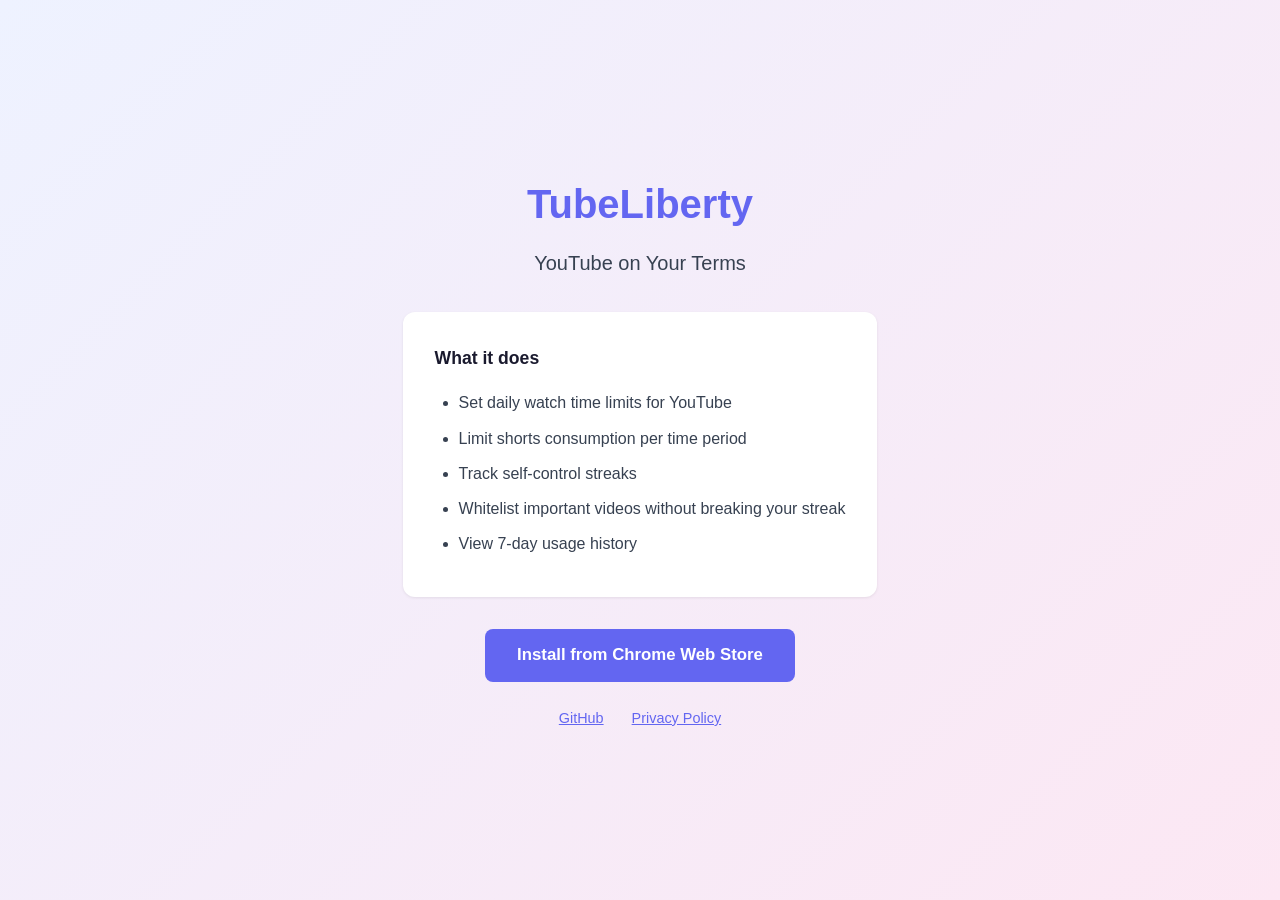
<file: docs/index.html>
<!DOCTYPE html>
<html lang="en">
<head>
    <meta charset="UTF-8">
    <meta name="viewport" content="width=device-width, initial-scale=1.0">
    <title>TubeLiberty — Take Control of YouTube</title>
    <style>
        * { margin: 0; padding: 0; box-sizing: border-box; }
        body {
            font-family: -apple-system, BlinkMacSystemFont, "Segoe UI", Roboto, sans-serif;
            line-height: 1.7;
            color: #1a1a2e;
            background: linear-gradient(135deg, #eef2ff 0%, #fce7f3 100%);
            min-height: 100vh;
            display: flex;
            align-items: center;
            justify-content: center;
            padding: 2rem 1rem;
        }
        .container {
            max-width: 640px;
            text-align: center;
        }
        h1 {
            font-size: 2.5rem;
            color: #6366f1;
            margin-bottom: 0.5rem;
        }
        .tagline {
            font-size: 1.25rem;
            color: #374151;
            margin-bottom: 2rem;
        }
        .features {
            text-align: left;
            background: #fff;
            border-radius: 12px;
            padding: 2rem;
            box-shadow: 0 1px 3px rgba(0,0,0,0.08);
            margin-bottom: 2rem;
        }
        .features h2 {
            font-size: 1.1rem;
            margin-bottom: 1rem;
            color: #1a1a2e;
        }
        .features li {
            color: #374151;
            margin-bottom: 0.5rem;
        }
        .features ul {
            padding-left: 1.5rem;
        }
        .cta {
            display: inline-block;
            background: #6366f1;
            color: #fff;
            text-decoration: none;
            padding: 0.75rem 2rem;
            border-radius: 8px;
            font-size: 1.05rem;
            font-weight: 600;
            transition: background 0.2s;
        }
        .cta:hover { background: #4f46e5; }
        .links {
            margin-top: 1.5rem;
            font-size: 0.9rem;
        }
        .links a {
            color: #6366f1;
            margin: 0 0.75rem;
        }
    </style>
</head>
<body>
    <div class="container">
        <h1>TubeLiberty</h1>
        <p class="tagline">YouTube on Your Terms</p>

        <div class="features">
            <h2>What it does</h2>
            <ul>
                <li>Set daily watch time limits for YouTube</li>
                <li>Limit shorts consumption per time period</li>
                <li>Track self-control streaks</li>
                <li>Whitelist important videos without breaking your streak</li>
                <li>View 7-day usage history</li>
            </ul>
        </div>

        <a class="cta" href="https://chrome.google.com/webstore" target="_blank">Install from Chrome Web Store</a>

        <div class="links">
            <a href="https://github.com/tmkamal/TubeLiberty" target="_blank">GitHub</a>
            <a href="privacy-policy.html">Privacy Policy</a>
        </div>
    </div>
</body>
</html>
</file>
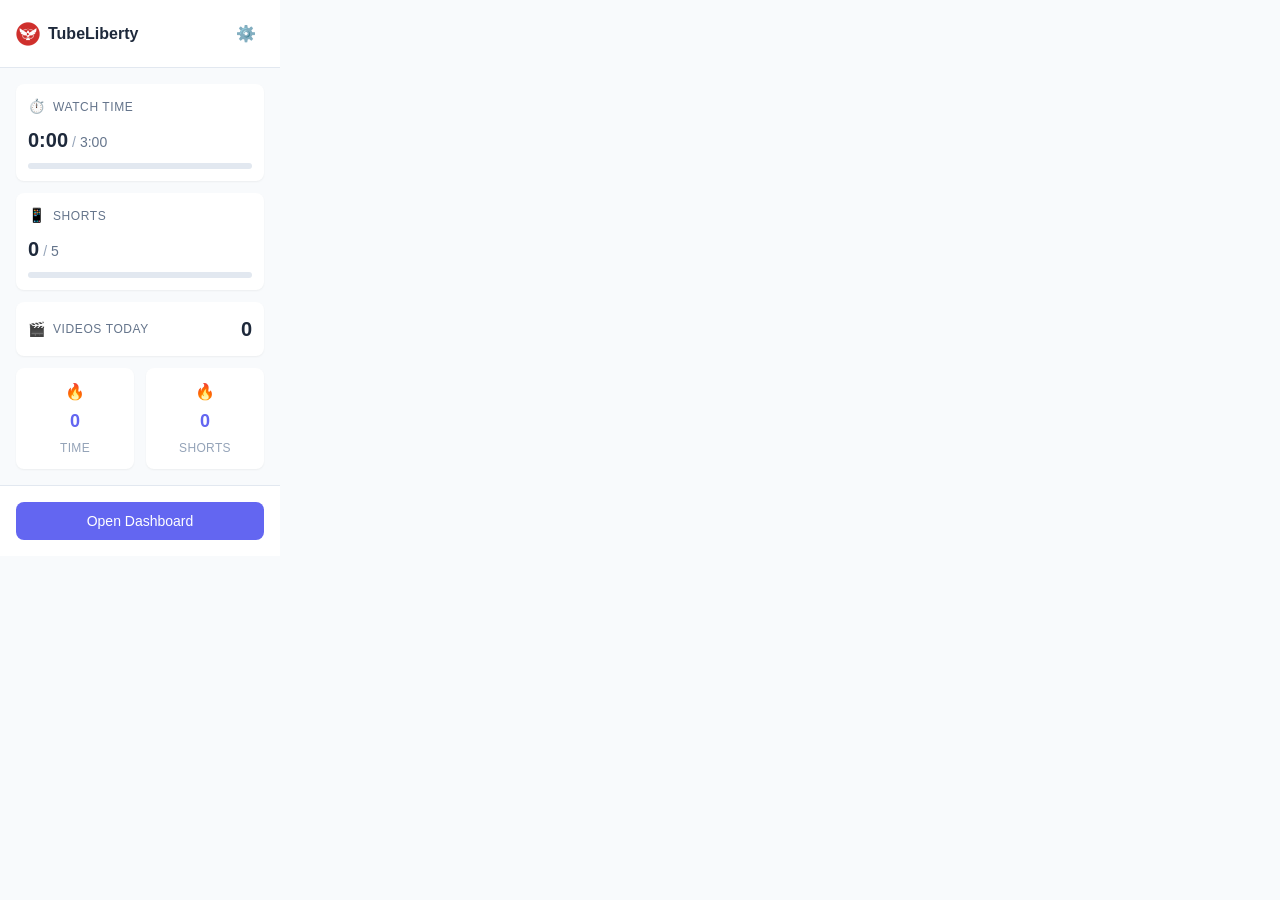
<file: infoPopup.html>
<!DOCTYPE html>
<html lang="en">
<head>
  <meta charset="UTF-8">
  <meta name="viewport" content="width=device-width, initial-scale=1.0">
  <title>TubeLiberty</title>
  <link rel="stylesheet" href="common.css">
  <link rel="stylesheet" href="infoPopup.css">
</head>
<body>
  <div class="popup">
    <!-- Header -->
    <header class="popup-header">
      <div class="logo">
        <img src="images/icon-48.png" alt="TubeLiberty" class="logo-icon">
        <span class="logo-text">TubeLiberty</span>
      </div>
      <button class="btn-icon" id="btn-settings" title="Settings">
        <span class="icon-settings">⚙️</span>
      </button>
    </header>

    <!-- Stats Content -->
    <main class="popup-content">
      <!-- Time Progress -->
      <div class="stat-card">
        <div class="stat-header">
          <span class="stat-icon">⏱️</span>
          <span class="stat-title">Watch Time</span>
        </div>
        <div class="stat-value-row">
          <span class="stat-current" id="time-current">0:00</span>
          <span class="stat-separator">/</span>
          <span class="stat-limit" id="time-limit">3:00</span>
        </div>
        <div class="progress-bar">
          <div class="progress-fill safe" id="time-progress" style="width: 0%"></div>
        </div>
      </div>

      <!-- Shorts Progress -->
      <div class="stat-card">
        <div class="stat-header">
          <span class="stat-icon">📱</span>
          <span class="stat-title">Shorts</span>
        </div>
        <div class="stat-value-row">
          <span class="stat-current" id="shorts-current">0</span>
          <span class="stat-separator">/</span>
          <span class="stat-limit" id="shorts-limit">5</span>
        </div>
        <div class="progress-bar">
          <div class="progress-fill safe" id="shorts-progress" style="width: 0%"></div>
        </div>
      </div>

      <!-- Videos Count -->
      <div class="stat-card stat-card-simple">
        <div class="stat-header">
          <span class="stat-icon">🎬</span>
          <span class="stat-title">Videos Today</span>
        </div>
        <span class="stat-count" id="videos-count">0</span>
      </div>

      <!-- Streaks -->
      <div class="streaks-row">
        <div class="streak-mini" id="time-streak-mini">
          <span class="streak-mini-icon">🔥</span>
          <span class="streak-mini-value" id="time-streak-value">0</span>
          <span class="streak-mini-label">Time</span>
        </div>
        <div class="streak-mini" id="shorts-streak-mini">
          <span class="streak-mini-icon">🔥</span>
          <span class="streak-mini-value" id="shorts-streak-value">0</span>
          <span class="streak-mini-label">Shorts</span>
        </div>
      </div>
    </main>

    <!-- Footer -->
    <footer class="popup-footer">
      <button class="btn btn-primary btn-full" id="btn-open-dashboard">
        Open Dashboard
      </button>
    </footer>
  </div>

  <script src="shared/constants.js"></script>
  <script src="shared/utils.js"></script>
  <script src="infoPopup.js"></script>
</body>
</html>
</file>
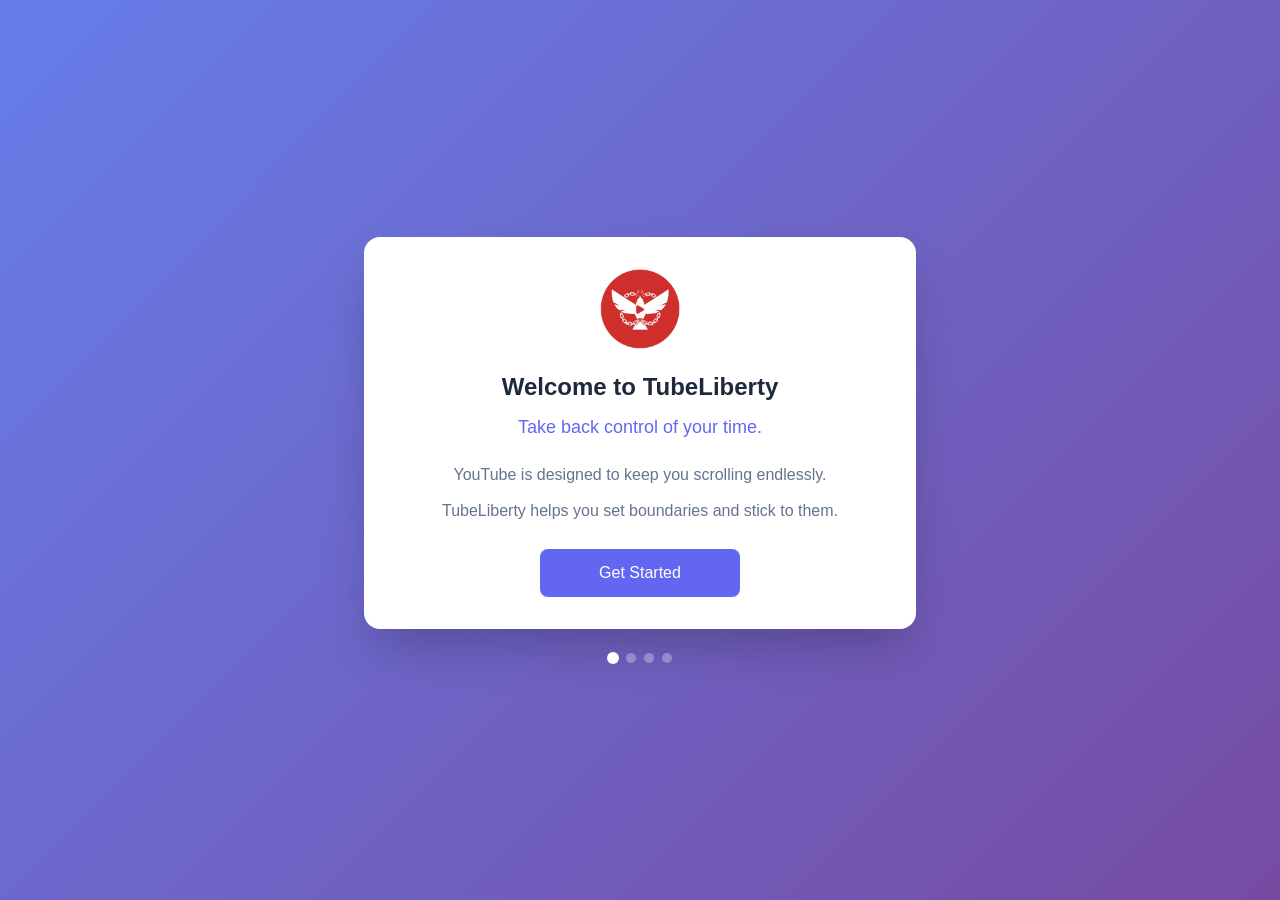
<file: page.html>
<!DOCTYPE html>
<html lang="en">
<head>
  <meta charset="UTF-8">
  <meta name="viewport" content="width=device-width, initial-scale=1.0">
  <title>Welcome to TubeLiberty</title>
  <link rel="stylesheet" href="common.css">
  <link rel="stylesheet" href="page.css">
</head>
<body>
  <div class="onboarding">
    <!-- Step 1: Welcome -->
    <section class="onboarding-step active" id="step-1">
      <div class="onboarding-content">
        <div class="onboarding-icon"><img src="images/icon-128.png" alt="TubeLiberty"></div>
        <h1 class="onboarding-title">Welcome to TubeLiberty</h1>
        <p class="onboarding-subtitle">Take back control of your time.</p>

        <div class="onboarding-description">
          <p>YouTube is designed to keep you scrolling endlessly.</p>
          <p>TubeLiberty helps you set boundaries and stick to them.</p>
        </div>

        <button class="btn btn-primary btn-lg" id="btn-start">
          Get Started
        </button>
      </div>
    </section>

    <!-- Step 2: How It Works -->
    <section class="onboarding-step" id="step-2">
      <div class="onboarding-content">
        <h2 class="onboarding-title">How TubeLiberty Works</h2>

        <div class="features-grid">
          <div class="feature-card">
            <div class="feature-icon">⏱️</div>
            <h3 class="feature-title">Time Limit</h3>
            <p class="feature-description">
              Set a daily limit for regular videos. When you reach it, you'll be gently redirected.
            </p>
          </div>

          <div class="feature-card">
            <div class="feature-icon">📱</div>
            <h3 class="feature-title">Shorts Limit</h3>
            <p class="feature-description">
              Limit how many shorts you can watch. Shorts are designed to be addictive - we help you resist.
            </p>
          </div>

          <div class="feature-card">
            <div class="feature-icon">🎬</div>
            <h3 class="feature-title">Whitelist Videos</h3>
            <p class="feature-description">
              Watching something important? Whitelist it to finish without breaking your streak.
            </p>
          </div>

          <div class="feature-card">
            <div class="feature-icon">🔥</div>
            <h3 class="feature-title">Build Streaks</h3>
            <p class="feature-description">
              Stay within your limits day after day. Watch your streaks grow as your self-control strengthens.
            </p>
          </div>
        </div>

        <button class="btn btn-primary btn-lg" id="btn-continue-2">
          Continue
        </button>
      </div>
    </section>

    <!-- Step 3: Your Limits -->
    <section class="onboarding-step" id="step-3">
      <div class="onboarding-content">
        <h2 class="onboarding-title">Your Default Limits</h2>
        <p class="onboarding-subtitle">Start strict. Build discipline.</p>

        <div class="limits-display">
          <div class="limit-item">
            <div class="limit-icon">⏱️</div>
            <div class="limit-info">
              <span class="limit-value">3 minutes</span>
              <span class="limit-label">Daily video time</span>
            </div>
          </div>

          <div class="limit-item">
            <div class="limit-icon">📱</div>
            <div class="limit-info">
              <span class="limit-value">5 shorts</span>
              <span class="limit-label">Per 2-hour period</span>
            </div>
          </div>
        </div>

        <div class="tip-box">
          <span class="tip-icon">💡</span>
          <p class="tip-text">
            These limits are intentionally strict. Building discipline is easier with tight boundaries. You can always request more time if needed - but it will break your streak.
          </p>
        </div>

        <button class="btn btn-primary btn-lg" id="btn-continue-3">
          Continue
        </button>
      </div>
    </section>

    <!-- Step 4: Ready -->
    <section class="onboarding-step" id="step-4">
      <div class="onboarding-content">
        <div class="onboarding-icon">✅</div>
        <h2 class="onboarding-title">You're All Set!</h2>
        <p class="onboarding-subtitle">TubeLiberty is now protecting your focus.</p>

        <div class="ready-info">
          <div class="ready-item">
            <span class="ready-icon">📌</span>
            <p>Pin the extension to your toolbar for quick access to your stats.</p>
          </div>
          <div class="ready-item">
            <span class="ready-icon">💪</span>
            <p>Every day you stay within limits is a win. Start building your streak!</p>
          </div>
          <div class="ready-item">
            <span class="ready-icon">🎬</span>
            <p>If you're watching something valuable, you can whitelist it to finish.</p>
          </div>
        </div>

        <button class="btn btn-primary btn-lg" id="btn-finish">
          Go to YouTube
        </button>

        <p class="onboarding-footer">
          Your journey to mindful YouTube use starts now.
        </p>
      </div>
    </section>

    <!-- Progress Dots -->
    <div class="progress-dots">
      <span class="dot active" data-step="1"></span>
      <span class="dot" data-step="2"></span>
      <span class="dot" data-step="3"></span>
      <span class="dot" data-step="4"></span>
    </div>
  </div>

  <script src="shared/constants.js"></script>
  <script src="script.js"></script>
</body>
</html>
</file>
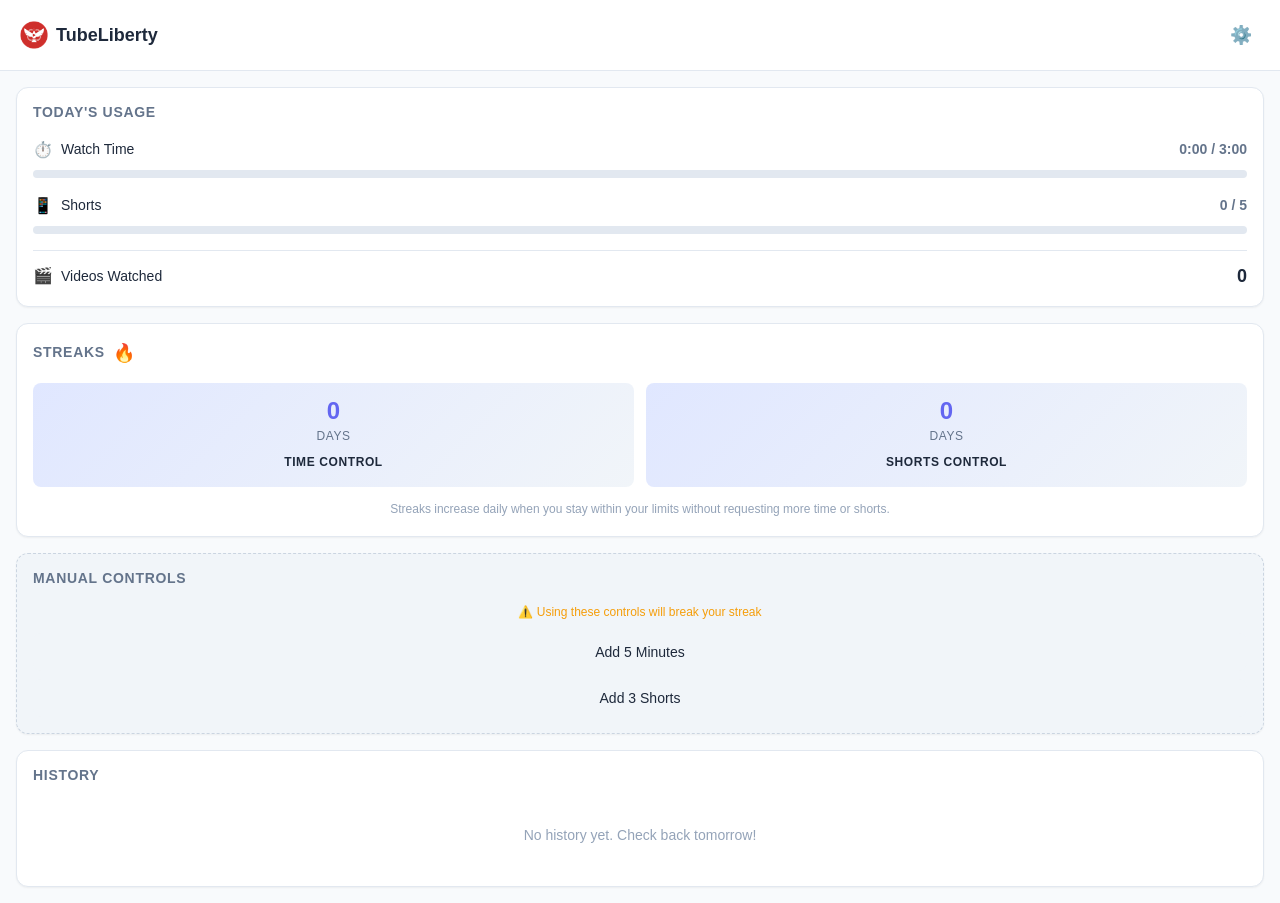
<file: sidepanelYtSummary.html>
<!DOCTYPE html>
<html lang="en">
<head>
  <meta charset="UTF-8">
  <meta name="viewport" content="width=device-width, initial-scale=1.0">
  <title>TubeLiberty Dashboard</title>
  <link rel="stylesheet" href="common.css">
  <link rel="stylesheet" href="sidepanel.css">
</head>
<body>
  <div class="sidepanel">
    <!-- Header -->
    <header class="sidepanel-header">
      <div class="logo">
        <img src="images/icon-48.png" alt="TubeLiberty" class="logo-icon">
        <span class="logo-text">TubeLiberty</span>
      </div>
      <button class="btn-icon" id="btn-settings" title="Settings">
        <span class="icon-settings">⚙️</span>
      </button>
    </header>

    <!-- Main Dashboard View -->
    <main id="dashboard-view" class="sidepanel-content">
      <!-- Today's Usage Section -->
      <section class="card">
        <div class="section-header">
          <h2 class="section-title">Today's Usage</h2>
        </div>

        <!-- Watch Time Progress -->
        <div class="progress-container">
          <div class="progress-header">
            <span class="progress-label">
              <span class="progress-icon">⏱️</span>
              Watch Time
            </span>
            <span class="progress-value" id="time-value">0:00 / 3:00</span>
          </div>
          <div class="progress-bar">
            <div class="progress-fill safe" id="time-progress" style="width: 0%"></div>
          </div>
        </div>

        <!-- Shorts Progress -->
        <div class="progress-container">
          <div class="progress-header">
            <span class="progress-label">
              <span class="progress-icon">📱</span>
              Shorts
            </span>
            <span class="progress-value" id="shorts-value">0 / 5</span>
          </div>
          <div class="progress-bar">
            <div class="progress-fill safe" id="shorts-progress" style="width: 0%"></div>
          </div>
          <div class="progress-subtext" id="shorts-reset-time"></div>
        </div>

        <!-- Videos Watched -->
        <div class="stat-row">
          <span class="stat-label">
            <span class="stat-icon">🎬</span>
            Videos Watched
          </span>
          <span class="stat-value" id="videos-value">0</span>
        </div>
      </section>

      <!-- Streaks Section -->
      <section class="card">
        <div class="section-header">
          <h2 class="section-title">Streaks</h2>
          <span class="streak-fire" id="streak-fire">🔥</span>
        </div>

        <div class="streak-container">
          <div class="streak-card" id="time-streak-card">
            <div class="streak-count" id="time-streak-count">0</div>
            <div class="streak-label">Days</div>
            <div class="streak-type">Time Control</div>
          </div>
          <div class="streak-card" id="shorts-streak-card">
            <div class="streak-count" id="shorts-streak-count">0</div>
            <div class="streak-label">Days</div>
            <div class="streak-type">Shorts Control</div>
          </div>
        </div>

        <p class="streak-info">
          Streaks increase daily when you stay within your limits without requesting more time or shorts.
        </p>
      </section>

      <!-- Manual Controls Section -->
      <section class="card card-controls">
        <div class="section-header">
          <h2 class="section-title">Manual Controls</h2>
        </div>

        <p class="controls-warning">
          ⚠️ Using these controls will break your streak
        </p>

        <div class="controls-buttons">
          <button class="btn btn-secondary btn-full" id="btn-increase-time">
            <span id="btn-increase-time-text">Add 5 Minutes</span>
          </button>
          <button class="btn btn-secondary btn-full" id="btn-increase-shorts">
            <span id="btn-increase-shorts-text">Add 3 Shorts</span>
          </button>
        </div>
      </section>

      <!-- History Section -->
      <section class="card">
        <div class="section-header">
          <h2 class="section-title">History</h2>
        </div>

        <div class="history-chart" id="history-chart">
          <p class="history-empty">No history yet. Check back tomorrow!</p>
        </div>
      </section>
    </main>

    <!-- Increase Time Limit View -->
    <div id="increase-time-view" class="sidepanel-content hidden">
      <div class="card card-warning">
        <div class="warning-icon">⚠️</div>
        <h2 class="warning-title">Increase Time Limit?</h2>

        <div class="warning-stats">
          <p>This will <strong>break your streak</strong>.</p>
          <p class="streak-display">
            Current streak: <span id="current-time-streak">0</span> days 🔥
          </p>
        </div>

        <div class="commitment-section">
          <p class="commitment-label">Type this to confirm:</p>
          <div class="commitment-box">
            <p class="commitment-text" id="time-commitment-text"></p>
          </div>
          <input
            type="text"
            class="input"
            id="time-commitment-input"
            placeholder="Type the text above exactly..."
            autocomplete="off"
          >
          <div class="match-indicator not-matching" id="time-match-indicator">
            <span class="match-icon">○</span>
            <span class="match-text">Type the text exactly to enable the button</span>
          </div>
        </div>

        <div class="warning-actions">
          <button class="btn btn-danger btn-full" id="btn-confirm-time" disabled>
            <span id="confirm-time-text">Add 5 More Minutes</span>
          </button>
          <button class="btn btn-ghost btn-full" id="btn-cancel-time">
            ← Go Back
          </button>
        </div>

        <p class="warning-footer">
          Is more YouTube really worth losing your progress?
        </p>
      </div>
    </div>

    <!-- Increase Shorts Limit View -->
    <div id="increase-shorts-view" class="sidepanel-content hidden">
      <div class="card card-danger">
        <div class="warning-icon">🚫</div>
        <h2 class="warning-title">More Shorts? Really?</h2>

        <div class="harsh-message">
          <p>Shorts are engineered to be <strong>addictive</strong>.</p>
          <p>They provide <strong>zero lasting value</strong>.</p>
          <p>Every short you skip is a small victory.</p>
        </div>

        <div class="warning-stats">
          <p class="streak-display">
            Your streak: <span id="current-shorts-streak">0</span> days 🔥
          </p>
          <p class="streak-warning">About to become: <strong>0 days</strong></p>
        </div>

        <div class="commitment-section">
          <p class="commitment-label">If you're sure, type <strong>EXACTLY</strong>:</p>
          <div class="commitment-box commitment-box-harsh">
            <p class="commitment-text" id="shorts-commitment-text"></p>
          </div>
          <input
            type="text"
            class="input"
            id="shorts-commitment-input"
            placeholder="Type the text above exactly..."
            autocomplete="off"
          >
          <div class="match-indicator not-matching" id="shorts-match-indicator">
            <span class="match-icon">○</span>
            <span class="match-text">Type the text exactly to enable the button</span>
          </div>
        </div>

        <div class="warning-actions">
          <button class="btn btn-danger btn-full" id="btn-confirm-shorts" disabled>
            <span id="confirm-shorts-text">Add 3 More Shorts</span>
          </button>
          <button class="btn btn-ghost btn-full" id="btn-cancel-shorts">
            ← Go Back (Recommended)
          </button>
        </div>

        <p class="warning-footer">
          Think about what you could do instead with this time.
        </p>
      </div>
    </div>

    <!-- Settings View -->
    <div id="settings-view" class="sidepanel-content hidden">
      <div class="card">
        <div class="section-header">
          <h2 class="section-title">Settings</h2>
        </div>

        <form id="settings-form" class="settings-form">
          <!-- Daily Limits Section -->
          <div class="settings-section">
            <h3 class="settings-section-title">Daily Limits</h3>

            <!-- Time Limit -->
            <div class="form-group">
              <label class="form-label" for="setting-time-limit">
                <span class="form-label-icon">⏱️</span>
                Daily Watch Time Limit
              </label>
              <div class="form-input-group">
                <input
                  type="number"
                  class="input"
                  id="setting-time-limit"
                  min="1"
                  max="120"
                  value="3"
                >
                <span class="form-input-suffix">minutes</span>
              </div>
            </div>

            <!-- Shorts Limit -->
            <div class="form-group">
              <label class="form-label" for="setting-shorts-limit">
                <span class="form-label-icon">📱</span>
                Shorts Limit
              </label>
              <div class="form-input-group">
                <input
                  type="number"
                  class="input"
                  id="setting-shorts-limit"
                  min="1"
                  max="50"
                  value="5"
                >
                <span class="form-input-suffix">shorts</span>
              </div>
            </div>

            <!-- Shorts Reset Period -->
            <div class="form-group">
              <label class="form-label" for="setting-shorts-period">
                <span class="form-label-icon">🔄</span>
                Shorts Reset Period
              </label>
              <div class="form-input-group">
                <input
                  type="number"
                  class="input"
                  id="setting-shorts-period"
                  min="1"
                  max="24"
                  value="2"
                >
                <span class="form-input-suffix">hours</span>
              </div>
            </div>

            <p class="settings-note hidden" id="settings-limits-note">
              Changes to limits will take effect from tomorrow onwards, not today. This prevents impulsive increases when you hit your limit.
            </p>
          </div>

          <!-- Manual Controls Section -->
          <div class="settings-section">
            <h3 class="settings-section-title">Manual Controls</h3>
            <p class="settings-section-description">
              Configure the amounts added when you tap the "Add Time" or "Add Shorts" buttons.
            </p>

            <!-- Extra Time Increment -->
            <div class="form-group">
              <label class="form-label" for="setting-extra-time">
                <span class="form-label-icon">➕</span>
                Extra Time Increment
              </label>
              <div class="form-input-group">
                <input
                  type="number"
                  class="input"
                  id="setting-extra-time"
                  min="1"
                  max="30"
                  value="5"
                >
                <span class="form-input-suffix">minutes</span>
              </div>
              <p class="form-hint">Amount added when you tap "Add Time"</p>
            </div>

            <!-- Extra Shorts Increment -->
            <div class="form-group">
              <label class="form-label" for="setting-extra-shorts">
                <span class="form-label-icon">➕</span>
                Extra Shorts Increment
              </label>
              <div class="form-input-group">
                <input
                  type="number"
                  class="input"
                  id="setting-extra-shorts"
                  min="1"
                  max="20"
                  value="3"
                >
                <span class="form-input-suffix">shorts</span>
              </div>
              <p class="form-hint">Amount added when you tap "Add Shorts"</p>
            </div>
          </div>

          <div class="form-actions">
            <button type="submit" class="btn btn-primary btn-full" id="btn-save-settings">
              Save Settings
            </button>
            <button type="button" class="btn btn-ghost btn-full" id="btn-cancel-settings">
              Cancel
            </button>
          </div>
        </form>
      </div>
    </div>

    <!-- Success Message -->
    <div id="success-toast" class="toast hidden">
      <span class="toast-icon">✓</span>
      <span class="toast-message" id="toast-message">Limit increased</span>
    </div>
  </div>

  <script src="shared/constants.js"></script>
  <script src="shared/utils.js"></script>
  <script src="sidepanel.js"></script>
</body>
</html>
</file>
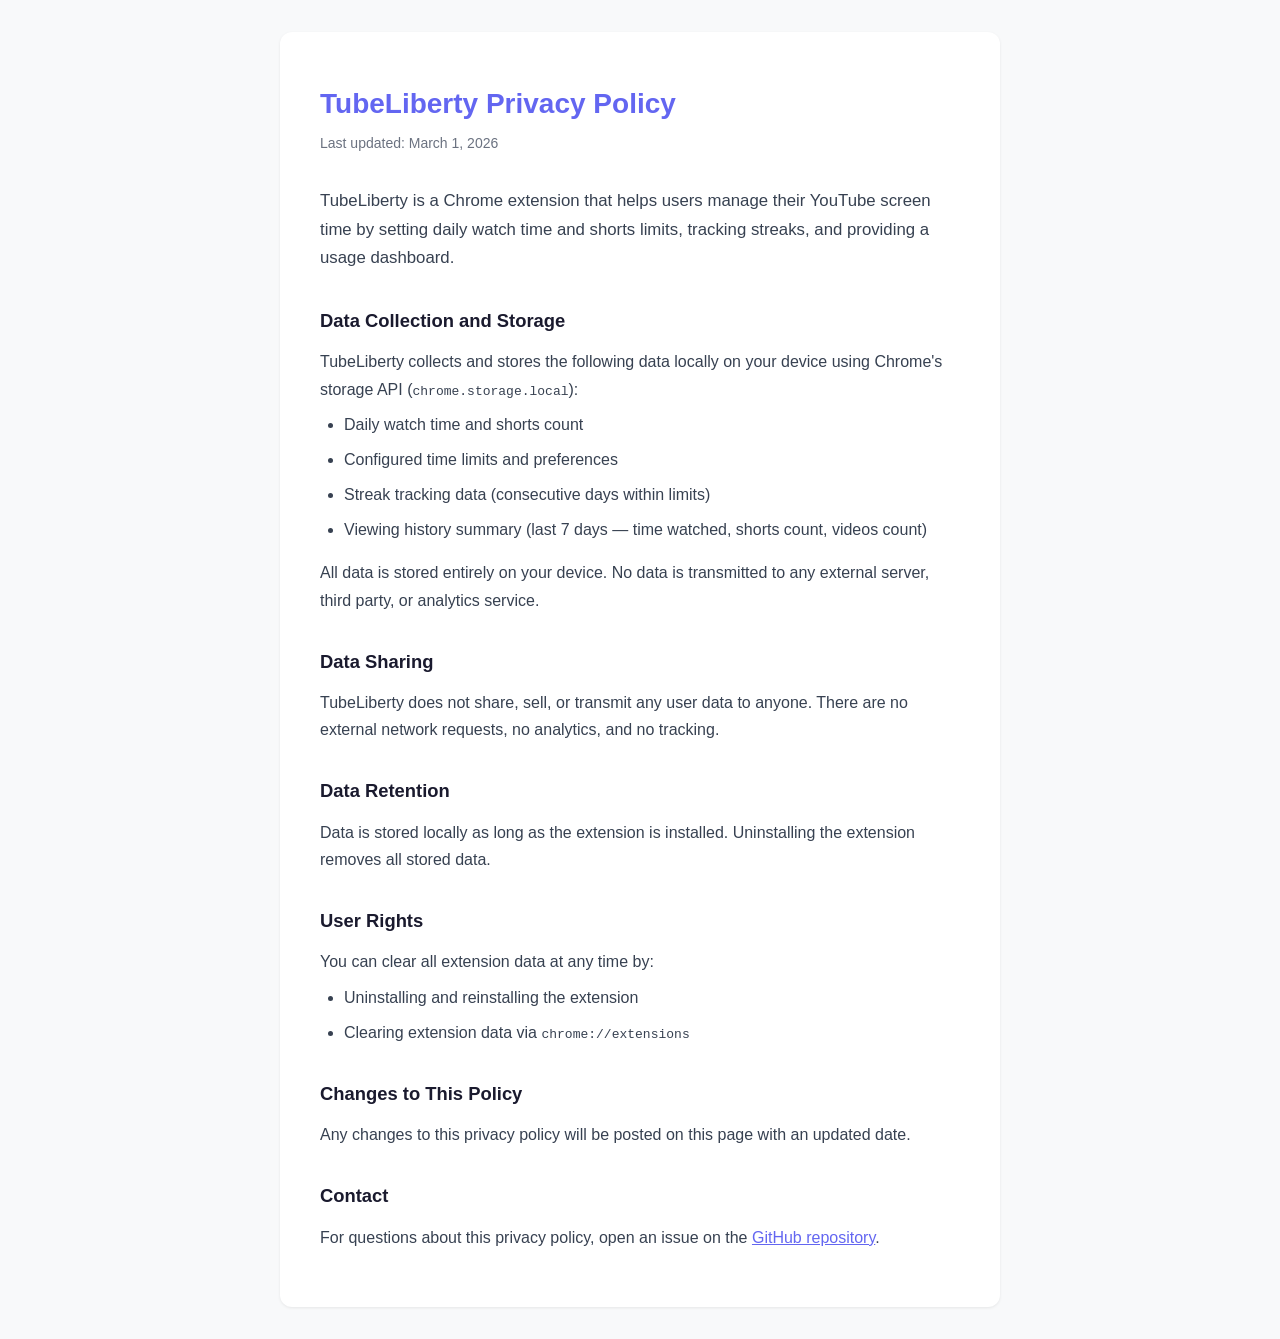
<file: docs/privacy-policy.html>
<!DOCTYPE html>
<html lang="en">
<head>
    <meta charset="UTF-8">
    <meta name="viewport" content="width=device-width, initial-scale=1.0">
    <title>TubeLiberty — Privacy Policy</title>
    <style>
        * { margin: 0; padding: 0; box-sizing: border-box; }
        body {
            font-family: -apple-system, BlinkMacSystemFont, "Segoe UI", Roboto, sans-serif;
            line-height: 1.7;
            color: #1a1a2e;
            background: #f8f9fa;
            padding: 2rem 1rem;
        }
        .container {
            max-width: 720px;
            margin: 0 auto;
            background: #fff;
            border-radius: 12px;
            padding: 3rem 2.5rem;
            box-shadow: 0 1px 3px rgba(0,0,0,0.08);
        }
        h1 {
            font-size: 1.75rem;
            margin-bottom: 0.25rem;
            color: #6366f1;
        }
        .updated {
            font-size: 0.875rem;
            color: #6b7280;
            margin-bottom: 2rem;
        }
        .intro {
            font-size: 1.05rem;
            margin-bottom: 2rem;
            color: #374151;
        }
        h2 {
            font-size: 1.15rem;
            margin-top: 2rem;
            margin-bottom: 0.75rem;
            color: #1a1a2e;
        }
        p, li {
            color: #374151;
            margin-bottom: 0.5rem;
        }
        ul {
            padding-left: 1.5rem;
            margin-bottom: 1rem;
        }
        a { color: #6366f1; }
    </style>
</head>
<body>
    <div class="container">
        <h1>TubeLiberty Privacy Policy</h1>
        <p class="updated">Last updated: March 1, 2026</p>

        <p class="intro">
            TubeLiberty is a Chrome extension that helps users manage their YouTube screen time
            by setting daily watch time and shorts limits, tracking streaks, and providing
            a usage dashboard.
        </p>

        <h2>Data Collection and Storage</h2>
        <p>TubeLiberty collects and stores the following data locally on your device using Chrome's storage API (<code>chrome.storage.local</code>):</p>
        <ul>
            <li>Daily watch time and shorts count</li>
            <li>Configured time limits and preferences</li>
            <li>Streak tracking data (consecutive days within limits)</li>
            <li>Viewing history summary (last 7 days — time watched, shorts count, videos count)</li>
        </ul>
        <p>All data is stored entirely on your device. No data is transmitted to any external server, third party, or analytics service.</p>

        <h2>Data Sharing</h2>
        <p>TubeLiberty does not share, sell, or transmit any user data to anyone. There are no external network requests, no analytics, and no tracking.</p>

        <h2>Data Retention</h2>
        <p>Data is stored locally as long as the extension is installed. Uninstalling the extension removes all stored data.</p>

        <h2>User Rights</h2>
        <p>You can clear all extension data at any time by:</p>
        <ul>
            <li>Uninstalling and reinstalling the extension</li>
            <li>Clearing extension data via <code>chrome://extensions</code></li>
        </ul>

        <h2>Changes to This Policy</h2>
        <p>Any changes to this privacy policy will be posted on this page with an updated date.</p>

        <h2>Contact</h2>
        <p>For questions about this privacy policy, open an issue on the <a href="https://github.com/tmkamal/TubeLiberty">GitHub repository</a>.</p>
    </div>
</body>
</html>
</file>
<file: common.css>
/* ===========================================
   TubeLiberty Design System
   A mindful, focused design for self-control
   =========================================== */

/* CSS Custom Properties (Design Tokens) */
:root {
  /* Primary Colors */
  --color-primary: #6366F1;
  --color-primary-hover: #4F46E5;
  --color-primary-light: #E0E7FF;

  /* Status Colors */
  --color-success: #10B981;
  --color-success-light: #D1FAE5;
  --color-warning: #F59E0B;
  --color-warning-light: #FEF3C7;
  --color-danger: #EF4444;
  --color-danger-light: #FEE2E2;

  /* Neutral Colors */
  --color-neutral-50: #F8FAFC;
  --color-neutral-100: #F1F5F9;
  --color-neutral-200: #E2E8F0;
  --color-neutral-300: #CBD5E1;
  --color-neutral-400: #94A3B8;
  --color-neutral-500: #64748B;
  --color-neutral-600: #475569;
  --color-neutral-700: #334155;
  --color-neutral-800: #1E293B;
  --color-neutral-900: #0F172A;

  /* Background Colors */
  --bg-primary: #FFFFFF;
  --bg-secondary: #F8FAFC;
  --bg-tertiary: #F1F5F9;

  /* Text Colors */
  --text-primary: #1E293B;
  --text-secondary: #64748B;
  --text-tertiary: #94A3B8;
  --text-inverse: #FFFFFF;

  /* Typography */
  --font-family: 'Inter', -apple-system, BlinkMacSystemFont, 'Segoe UI', Roboto, Oxygen, Ubuntu, sans-serif;
  --font-size-xs: 0.75rem;    /* 12px */
  --font-size-sm: 0.875rem;   /* 14px */
  --font-size-base: 1rem;     /* 16px */
  --font-size-lg: 1.125rem;   /* 18px */
  --font-size-xl: 1.25rem;    /* 20px */
  --font-size-2xl: 1.5rem;    /* 24px */
  --font-size-3xl: 1.875rem;  /* 30px */

  --font-weight-normal: 400;
  --font-weight-medium: 500;
  --font-weight-semibold: 600;
  --font-weight-bold: 700;

  --line-height-tight: 1.25;
  --line-height-normal: 1.5;
  --line-height-relaxed: 1.75;

  /* Spacing */
  --space-1: 0.25rem;   /* 4px */
  --space-2: 0.5rem;    /* 8px */
  --space-3: 0.75rem;   /* 12px */
  --space-4: 1rem;      /* 16px */
  --space-5: 1.25rem;   /* 20px */
  --space-6: 1.5rem;    /* 24px */
  --space-8: 2rem;      /* 32px */
  --space-10: 2.5rem;   /* 40px */
  --space-12: 3rem;     /* 48px */

  /* Border Radius */
  --radius-sm: 0.375rem;  /* 6px */
  --radius-md: 0.5rem;    /* 8px */
  --radius-lg: 0.75rem;   /* 12px */
  --radius-xl: 1rem;      /* 16px */
  --radius-2xl: 1.5rem;   /* 24px */
  --radius-full: 9999px;

  /* Shadows */
  --shadow-sm: 0 1px 2px 0 rgba(0, 0, 0, 0.05);
  --shadow-md: 0 4px 6px -1px rgba(0, 0, 0, 0.1), 0 2px 4px -2px rgba(0, 0, 0, 0.1);
  --shadow-lg: 0 10px 15px -3px rgba(0, 0, 0, 0.1), 0 4px 6px -4px rgba(0, 0, 0, 0.1);
  --shadow-xl: 0 20px 25px -5px rgba(0, 0, 0, 0.1), 0 8px 10px -6px rgba(0, 0, 0, 0.1);

  /* Transitions */
  --transition-fast: 150ms ease;
  --transition-normal: 200ms ease;
  --transition-slow: 300ms ease;

  /* Z-Index Scale */
  --z-dropdown: 100;
  --z-sticky: 200;
  --z-modal-backdrop: 900;
  --z-modal: 1000;
  --z-tooltip: 1100;
}

/* Dark Mode Variables */
@media (prefers-color-scheme: dark) {
  :root {
    --bg-primary: #0F172A;
    --bg-secondary: #1E293B;
    --bg-tertiary: #334155;

    --text-primary: #F1F5F9;
    --text-secondary: #94A3B8;
    --text-tertiary: #64748B;

    --color-primary-light: #312E81;
    --color-success-light: #064E3B;
    --color-warning-light: #78350F;
    --color-danger-light: #7F1D1D;
  }
}

/* ===========================================
   Base Styles
   =========================================== */

*, *::before, *::after {
  box-sizing: border-box;
}

body {
  font-family: var(--font-family);
  font-size: var(--font-size-base);
  font-weight: var(--font-weight-normal);
  line-height: var(--line-height-normal);
  color: var(--text-primary);
  background-color: var(--bg-secondary);
  margin: 0;
  padding: 0;
  -webkit-font-smoothing: antialiased;
  -moz-osx-font-smoothing: grayscale;
}

/* ===========================================
   Typography
   =========================================== */

h1, h2, h3, h4, h5, h6 {
  margin: 0 0 var(--space-4);
  font-weight: var(--font-weight-semibold);
  line-height: var(--line-height-tight);
  color: var(--text-primary);
}

h1 { font-size: var(--font-size-2xl); }
h2 { font-size: var(--font-size-xl); }
h3 { font-size: var(--font-size-lg); }
h4 { font-size: var(--font-size-base); }

p {
  margin: 0 0 var(--space-4);
  color: var(--text-secondary);
}

.text-xs { font-size: var(--font-size-xs); }
.text-sm { font-size: var(--font-size-sm); }
.text-base { font-size: var(--font-size-base); }
.text-lg { font-size: var(--font-size-lg); }
.text-xl { font-size: var(--font-size-xl); }

.text-primary { color: var(--text-primary); }
.text-secondary { color: var(--text-secondary); }
.text-tertiary { color: var(--text-tertiary); }
.text-success { color: var(--color-success); }
.text-warning { color: var(--color-warning); }
.text-danger { color: var(--color-danger); }

.font-medium { font-weight: var(--font-weight-medium); }
.font-semibold { font-weight: var(--font-weight-semibold); }
.font-bold { font-weight: var(--font-weight-bold); }

/* ===========================================
   Buttons
   =========================================== */

.btn {
  display: inline-flex;
  align-items: center;
  justify-content: center;
  gap: var(--space-2);
  padding: var(--space-3) var(--space-5);
  font-family: var(--font-family);
  font-size: var(--font-size-sm);
  font-weight: var(--font-weight-medium);
  line-height: 1;
  text-decoration: none;
  border: none;
  border-radius: var(--radius-md);
  cursor: pointer;
  transition: all var(--transition-normal);
  white-space: nowrap;
}

.btn:focus {
  outline: 2px solid var(--color-primary);
  outline-offset: 2px;
}

.btn:disabled {
  opacity: 0.5;
  cursor: not-allowed;
}

/* Primary Button */
.btn-primary {
  background-color: var(--color-primary);
  color: var(--text-inverse);
}

.btn-primary:hover:not(:disabled) {
  background-color: var(--color-primary-hover);
  transform: translateY(-1px);
  box-shadow: var(--shadow-md);
}

.btn-primary:active:not(:disabled) {
  transform: translateY(0);
}

/* Secondary Button */
.btn-secondary {
  background-color: var(--bg-tertiary);
  color: var(--text-primary);
}

.btn-secondary:hover:not(:disabled) {
  background-color: var(--color-neutral-200);
}

/* Danger Button */
.btn-danger {
  background-color: var(--color-danger);
  color: var(--text-inverse);
}

.btn-danger:hover:not(:disabled) {
  background-color: #DC2626;
  transform: translateY(-1px);
  box-shadow: var(--shadow-md);
}

/* Ghost Button */
.btn-ghost {
  background-color: transparent;
  color: var(--text-secondary);
}

.btn-ghost:hover:not(:disabled) {
  background-color: var(--bg-tertiary);
  color: var(--text-primary);
}

/* Button Sizes */
.btn-sm {
  padding: var(--space-2) var(--space-3);
  font-size: var(--font-size-xs);
}

.btn-lg {
  padding: var(--space-4) var(--space-6);
  font-size: var(--font-size-base);
}

.btn-full {
  width: 100%;
}

/* ===========================================
   Cards
   =========================================== */

.card {
  background-color: var(--bg-primary);
  border-radius: var(--radius-lg);
  padding: var(--space-5);
  box-shadow: var(--shadow-sm);
  border: 1px solid var(--color-neutral-200);
}

.card-header {
  display: flex;
  align-items: center;
  justify-content: space-between;
  margin-bottom: var(--space-4);
}

.card-title {
  font-size: var(--font-size-sm);
  font-weight: var(--font-weight-semibold);
  color: var(--text-secondary);
  text-transform: uppercase;
  letter-spacing: 0.05em;
  margin: 0;
}

/* ===========================================
   Progress Bar
   =========================================== */

.progress-container {
  margin-bottom: var(--space-4);
}

.progress-header {
  display: flex;
  align-items: center;
  justify-content: space-between;
  margin-bottom: var(--space-2);
}

.progress-label {
  display: flex;
  align-items: center;
  gap: var(--space-2);
  font-size: var(--font-size-sm);
  font-weight: var(--font-weight-medium);
  color: var(--text-primary);
}

.progress-value {
  font-size: var(--font-size-sm);
  font-weight: var(--font-weight-semibold);
  color: var(--text-secondary);
}

.progress-bar {
  height: 8px;
  background-color: var(--color-neutral-200);
  border-radius: var(--radius-full);
  overflow: hidden;
}

.progress-fill {
  height: 100%;
  border-radius: var(--radius-full);
  transition: width var(--transition-slow), background-color var(--transition-normal);
}

/* Progress States */
.progress-fill.safe {
  background-color: var(--color-success);
}

.progress-fill.warning {
  background-color: var(--color-warning);
}

.progress-fill.danger {
  background-color: var(--color-danger);
}

/* ===========================================
   Streak Display
   =========================================== */

.streak-container {
  display: grid;
  grid-template-columns: 1fr 1fr;
  gap: var(--space-3);
}

.streak-card {
  background-color: var(--bg-tertiary);
  border-radius: var(--radius-md);
  padding: var(--space-4);
  text-align: center;
}

.streak-icon {
  font-size: var(--font-size-2xl);
  margin-bottom: var(--space-2);
}

.streak-count {
  font-size: var(--font-size-xl);
  font-weight: var(--font-weight-bold);
  color: var(--text-primary);
  margin-bottom: var(--space-1);
}

.streak-label {
  font-size: var(--font-size-xs);
  color: var(--text-secondary);
  text-transform: uppercase;
  letter-spacing: 0.05em;
}

/* ===========================================
   Input Fields
   =========================================== */

.input-group {
  margin-bottom: var(--space-4);
}

.input-label {
  display: block;
  font-size: var(--font-size-sm);
  font-weight: var(--font-weight-medium);
  color: var(--text-primary);
  margin-bottom: var(--space-2);
}

.input {
  width: 100%;
  padding: var(--space-3) var(--space-4);
  font-family: var(--font-family);
  font-size: var(--font-size-base);
  color: var(--text-primary);
  background-color: var(--bg-primary);
  border: 2px solid var(--color-neutral-200);
  border-radius: var(--radius-md);
  transition: border-color var(--transition-fast), box-shadow var(--transition-fast);
}

.input:focus {
  outline: none;
  border-color: var(--color-primary);
  box-shadow: 0 0 0 3px var(--color-primary-light);
}

.input::placeholder {
  color: var(--text-tertiary);
}

.input.error {
  border-color: var(--color-danger);
}

.input.success {
  border-color: var(--color-success);
}

/* Textarea */
textarea.input {
  min-height: 100px;
  resize: vertical;
}

/* ===========================================
   Badges
   =========================================== */

.badge {
  display: inline-flex;
  align-items: center;
  gap: var(--space-1);
  padding: var(--space-1) var(--space-2);
  font-size: var(--font-size-xs);
  font-weight: var(--font-weight-medium);
  border-radius: var(--radius-full);
}

.badge-success {
  background-color: var(--color-success-light);
  color: var(--color-success);
}

.badge-warning {
  background-color: var(--color-warning-light);
  color: #92400E;
}

.badge-danger {
  background-color: var(--color-danger-light);
  color: var(--color-danger);
}

/* ===========================================
   Alert/Notice Boxes
   =========================================== */

.alert {
  display: flex;
  align-items: flex-start;
  gap: var(--space-3);
  padding: var(--space-4);
  border-radius: var(--radius-md);
  font-size: var(--font-size-sm);
}

.alert-icon {
  flex-shrink: 0;
  font-size: var(--font-size-lg);
}

.alert-content {
  flex: 1;
}

.alert-title {
  font-weight: var(--font-weight-semibold);
  margin-bottom: var(--space-1);
}

.alert-info {
  background-color: var(--color-primary-light);
  color: var(--color-primary);
}

.alert-success {
  background-color: var(--color-success-light);
  color: #065F46;
}

.alert-warning {
  background-color: var(--color-warning-light);
  color: #92400E;
}

.alert-danger {
  background-color: var(--color-danger-light);
  color: #991B1B;
}

/* ===========================================
   Divider
   =========================================== */

.divider {
  height: 1px;
  background-color: var(--color-neutral-200);
  margin: var(--space-5) 0;
}

/* ===========================================
   History List
   =========================================== */

.history-list {
  list-style: none;
  padding: 0;
  margin: 0;
}

.history-item {
  display: flex;
  align-items: center;
  justify-content: space-between;
  padding: var(--space-3) 0;
  border-bottom: 1px solid var(--color-neutral-200);
}

.history-item:last-child {
  border-bottom: none;
}

.history-date {
  font-size: var(--font-size-sm);
  color: var(--text-primary);
  font-weight: var(--font-weight-medium);
}

.history-stats {
  display: flex;
  gap: var(--space-4);
  font-size: var(--font-size-xs);
  color: var(--text-secondary);
}

/* ===========================================
   Modal/Overlay
   =========================================== */

.modal-backdrop {
  position: fixed;
  inset: 0;
  background-color: rgba(0, 0, 0, 0.5);
  backdrop-filter: blur(4px);
  z-index: var(--z-modal-backdrop);
  display: flex;
  align-items: center;
  justify-content: center;
  padding: var(--space-4);
  animation: fadeIn var(--transition-normal);
}

.modal {
  background-color: var(--bg-primary);
  border-radius: var(--radius-xl);
  padding: var(--space-6);
  max-width: 420px;
  width: 100%;
  box-shadow: var(--shadow-xl);
  z-index: var(--z-modal);
  animation: slideUp var(--transition-slow);
}

.modal-icon {
  font-size: 3rem;
  text-align: center;
  margin-bottom: var(--space-4);
}

.modal-title {
  font-size: var(--font-size-xl);
  font-weight: var(--font-weight-semibold);
  text-align: center;
  margin-bottom: var(--space-3);
}

.modal-description {
  text-align: center;
  color: var(--text-secondary);
  margin-bottom: var(--space-6);
}

.modal-actions {
  display: flex;
  flex-direction: column;
  gap: var(--space-3);
}

/* ===========================================
   Section Headers
   =========================================== */

.section-header {
  display: flex;
  align-items: center;
  gap: var(--space-2);
  margin-bottom: var(--space-4);
}

.section-title {
  font-size: var(--font-size-sm);
  font-weight: var(--font-weight-semibold);
  color: var(--text-secondary);
  text-transform: uppercase;
  letter-spacing: 0.05em;
  margin: 0;
}

/* ===========================================
   Utility Classes
   =========================================== */

.flex { display: flex; }
.flex-col { flex-direction: column; }
.items-center { align-items: center; }
.justify-center { justify-content: center; }
.justify-between { justify-content: space-between; }
.gap-1 { gap: var(--space-1); }
.gap-2 { gap: var(--space-2); }
.gap-3 { gap: var(--space-3); }
.gap-4 { gap: var(--space-4); }

.mt-2 { margin-top: var(--space-2); }
.mt-4 { margin-top: var(--space-4); }
.mt-6 { margin-top: var(--space-6); }
.mb-2 { margin-bottom: var(--space-2); }
.mb-4 { margin-bottom: var(--space-4); }
.mb-6 { margin-bottom: var(--space-6); }

.p-4 { padding: var(--space-4); }
.p-6 { padding: var(--space-6); }

.text-center { text-align: center; }
.text-right { text-align: right; }

.hidden { display: none !important; }

/* ===========================================
   Animations
   =========================================== */

@keyframes fadeIn {
  from { opacity: 0; }
  to { opacity: 1; }
}

@keyframes slideUp {
  from {
    opacity: 0;
    transform: translateY(20px);
  }
  to {
    opacity: 1;
    transform: translateY(0);
  }
}

@keyframes pulse {
  0%, 100% { opacity: 1; }
  50% { opacity: 0.6; }
}

@keyframes shake {
  0%, 100% { transform: translateX(0); }
  25% { transform: translateX(-5px); }
  75% { transform: translateX(5px); }
}

.animate-fade-in { animation: fadeIn var(--transition-normal); }
.animate-slide-up { animation: slideUp var(--transition-slow); }
.animate-pulse { animation: pulse 2s infinite; }
.animate-shake { animation: shake 0.3s; }

/* ===========================================
   Commitment Box (for typing challenges)
   =========================================== */

.commitment-box {
  background-color: var(--bg-tertiary);
  border: 2px dashed var(--color-neutral-300);
  border-radius: var(--radius-md);
  padding: var(--space-4);
  margin-bottom: var(--space-4);
}

.commitment-text {
  font-size: var(--font-size-base);
  font-weight: var(--font-weight-medium);
  color: var(--text-primary);
  line-height: var(--line-height-relaxed);
  margin: 0;
  font-style: italic;
}

/* Match indicator */
.match-indicator {
  display: flex;
  align-items: center;
  gap: var(--space-2);
  font-size: var(--font-size-sm);
  margin-top: var(--space-2);
  transition: color var(--transition-fast);
}

.match-indicator.matching {
  color: var(--color-success);
}

.match-indicator.not-matching {
  color: var(--text-tertiary);
}
</file>
<file: infoPopup.css>
/* ===========================================
   TubeLiberty Popup Styles
   =========================================== */

/* Popup Container */
.popup {
  width: 280px;
  background-color: var(--bg-primary);
  font-family: var(--font-family);
}

/* Header */
.popup-header {
  padding: var(--space-4);
  border-bottom: 1px solid var(--color-neutral-200);
  background-color: var(--bg-primary);
  display: flex;
  justify-content: space-between;
  align-items: center;
}

.logo {
  display: flex;
  align-items: center;
  gap: var(--space-2);
}

/* Icon Button (for settings gear) */
.btn-icon {
  background: none;
  border: none;
  padding: var(--space-2);
  cursor: pointer;
  border-radius: var(--radius-md);
  transition: background-color var(--transition-fast);
  display: flex;
  align-items: center;
  justify-content: center;
}

.btn-icon:hover {
  background-color: var(--bg-tertiary);
}

.btn-icon:active {
  background-color: var(--color-neutral-200);
}

.icon-settings {
  font-size: var(--font-size-base);
}

.logo-icon {
  width: 24px;
  height: 24px;
}

.logo-text {
  font-size: var(--font-size-base);
  font-weight: var(--font-weight-bold);
  color: var(--text-primary);
}

/* Content */
.popup-content {
  padding: var(--space-4);
  display: flex;
  flex-direction: column;
  gap: var(--space-3);
  background-color: var(--bg-secondary);
}

/* Stat Cards */
.stat-card {
  background-color: var(--bg-primary);
  border-radius: var(--radius-md);
  padding: var(--space-3);
  box-shadow: var(--shadow-sm);
}

.stat-card-simple {
  display: flex;
  align-items: center;
  justify-content: space-between;
}

.stat-header {
  display: flex;
  align-items: center;
  gap: var(--space-2);
  margin-bottom: var(--space-2);
}

.stat-card-simple .stat-header {
  margin-bottom: 0;
}

.stat-icon {
  font-size: var(--font-size-sm);
}

.stat-title {
  font-size: var(--font-size-xs);
  font-weight: var(--font-weight-medium);
  color: var(--text-secondary);
  text-transform: uppercase;
  letter-spacing: 0.05em;
}

.stat-value-row {
  display: flex;
  align-items: baseline;
  gap: var(--space-1);
  margin-bottom: var(--space-2);
}

.stat-current {
  font-size: var(--font-size-xl);
  font-weight: var(--font-weight-bold);
  color: var(--text-primary);
}

.stat-separator {
  font-size: var(--font-size-sm);
  color: var(--text-tertiary);
}

.stat-limit {
  font-size: var(--font-size-sm);
  color: var(--text-secondary);
}

.stat-count {
  font-size: var(--font-size-xl);
  font-weight: var(--font-weight-bold);
  color: var(--text-primary);
}

/* Progress Bar in Popup */
.stat-card .progress-bar {
  height: 6px;
  background-color: var(--color-neutral-200);
  border-radius: var(--radius-full);
  overflow: hidden;
}

.stat-card .progress-fill {
  height: 100%;
  border-radius: var(--radius-full);
  transition: width 0.3s ease, background-color 0.2s ease;
}

/* Streaks Row */
.streaks-row {
  display: flex;
  gap: var(--space-3);
}

.streak-mini {
  flex: 1;
  background-color: var(--bg-primary);
  border-radius: var(--radius-md);
  padding: var(--space-3);
  text-align: center;
  box-shadow: var(--shadow-sm);
  display: flex;
  flex-direction: column;
  align-items: center;
  gap: var(--space-1);
}

.streak-mini.broken {
  background: linear-gradient(135deg, var(--color-danger-light) 0%, var(--bg-primary) 100%);
}

.streak-mini-icon {
  font-size: var(--font-size-base);
}

.streak-mini-value {
  font-size: var(--font-size-lg);
  font-weight: var(--font-weight-bold);
  color: var(--color-primary);
}

.streak-mini.broken .streak-mini-value {
  color: var(--color-danger);
}

.streak-mini-label {
  font-size: var(--font-size-xs);
  color: var(--text-tertiary);
  text-transform: uppercase;
  letter-spacing: 0.03em;
}

/* Footer */
.popup-footer {
  padding: var(--space-4);
  border-top: 1px solid var(--color-neutral-200);
  background-color: var(--bg-primary);
}

/* Dark Mode */
@media (prefers-color-scheme: dark) {
  .popup {
    background-color: var(--bg-primary);
  }

  .popup-header,
  .popup-footer {
    border-color: var(--color-neutral-700);
  }

  .stat-card,
  .streak-mini {
    background-color: var(--bg-tertiary);
  }

  .streak-mini.broken {
    background: linear-gradient(135deg, rgba(239, 68, 68, 0.15) 0%, var(--bg-tertiary) 100%);
  }
}
</file>
<file: page.css>
/* ===========================================
   TubeLiberty Onboarding Page Styles
   =========================================== */

/* Page Setup */
html, body {
  height: 100%;
  margin: 0;
  padding: 0;
}

body {
  background: linear-gradient(135deg, #667eea 0%, #764ba2 100%);
  min-height: 100vh;
  display: flex;
  align-items: center;
  justify-content: center;
}

/* Onboarding Container */
.onboarding {
  width: 100%;
  max-width: 600px;
  padding: var(--space-6);
  position: relative;
}

/* Steps */
.onboarding-step {
  display: none;
  animation: fadeIn 0.4s ease;
}

.onboarding-step.active {
  display: block;
}

/* Content Card */
.onboarding-content {
  background-color: var(--bg-primary);
  border-radius: var(--radius-xl);
  padding: var(--space-8);
  box-shadow: 0 25px 50px -12px rgba(0, 0, 0, 0.25);
  text-align: center;
}

/* Icon */
.onboarding-icon {
  margin-bottom: var(--space-4);
}

.onboarding-icon img {
  width: 80px;
  height: 80px;
}

/* Title */
.onboarding-title {
  font-size: var(--font-size-2xl);
  font-weight: var(--font-weight-bold);
  color: var(--text-primary);
  margin: 0 0 var(--space-3);
}

/* Subtitle */
.onboarding-subtitle {
  font-size: var(--font-size-lg);
  color: var(--color-primary);
  font-weight: var(--font-weight-medium);
  margin: 0 0 var(--space-5);
}

/* Description */
.onboarding-description {
  margin-bottom: var(--space-6);
}

.onboarding-description p {
  font-size: var(--font-size-base);
  color: var(--text-secondary);
  margin: 0 0 var(--space-2);
  line-height: var(--line-height-relaxed);
}

/* Features Grid */
.features-grid {
  display: grid;
  grid-template-columns: repeat(2, 1fr);
  gap: var(--space-4);
  margin-bottom: var(--space-6);
  text-align: left;
}

.feature-card {
  background-color: var(--bg-secondary);
  border-radius: var(--radius-md);
  padding: var(--space-4);
}

.feature-icon {
  font-size: var(--font-size-2xl);
  margin-bottom: var(--space-2);
}

.feature-title {
  font-size: var(--font-size-sm);
  font-weight: var(--font-weight-semibold);
  color: var(--text-primary);
  margin: 0 0 var(--space-2);
}

.feature-description {
  font-size: var(--font-size-xs);
  color: var(--text-secondary);
  margin: 0;
  line-height: var(--line-height-relaxed);
}

/* Limits Display */
.limits-display {
  display: flex;
  flex-direction: column;
  gap: var(--space-4);
  margin-bottom: var(--space-5);
}

.limit-item {
  display: flex;
  align-items: center;
  gap: var(--space-4);
  background-color: var(--bg-secondary);
  border-radius: var(--radius-md);
  padding: var(--space-4);
  text-align: left;
}

.limit-icon {
  font-size: var(--font-size-2xl);
  flex-shrink: 0;
}

.limit-info {
  display: flex;
  flex-direction: column;
  gap: var(--space-1);
}

.limit-value {
  font-size: var(--font-size-xl);
  font-weight: var(--font-weight-bold);
  color: var(--text-primary);
}

.limit-label {
  font-size: var(--font-size-sm);
  color: var(--text-secondary);
}

/* Tip Box */
.tip-box {
  display: flex;
  align-items: flex-start;
  gap: var(--space-3);
  background-color: var(--color-primary-light);
  border-radius: var(--radius-md);
  padding: var(--space-4);
  margin-bottom: var(--space-6);
  text-align: left;
}

.tip-icon {
  font-size: var(--font-size-lg);
  flex-shrink: 0;
}

.tip-text {
  font-size: var(--font-size-sm);
  color: var(--color-primary);
  margin: 0;
  line-height: var(--line-height-relaxed);
}

/* Ready Info */
.ready-info {
  display: flex;
  flex-direction: column;
  gap: var(--space-4);
  margin-bottom: var(--space-6);
  text-align: left;
}

.ready-item {
  display: flex;
  align-items: flex-start;
  gap: var(--space-3);
  background-color: var(--bg-secondary);
  border-radius: var(--radius-md);
  padding: var(--space-4);
}

.ready-icon {
  font-size: var(--font-size-lg);
  flex-shrink: 0;
}

.ready-item p {
  font-size: var(--font-size-sm);
  color: var(--text-secondary);
  margin: 0;
  line-height: var(--line-height-relaxed);
}

/* Footer */
.onboarding-footer {
  font-size: var(--font-size-sm);
  color: var(--text-tertiary);
  margin: var(--space-5) 0 0;
  font-style: italic;
}

/* Progress Dots */
.progress-dots {
  display: flex;
  justify-content: center;
  gap: var(--space-2);
  margin-top: var(--space-6);
}

.dot {
  width: 10px;
  height: 10px;
  border-radius: 50%;
  background-color: rgba(255, 255, 255, 0.3);
  transition: all 0.3s ease;
  cursor: pointer;
}

.dot.active {
  background-color: var(--bg-primary);
  transform: scale(1.2);
}

.dot:hover {
  background-color: rgba(255, 255, 255, 0.6);
}

/* Button Adjustments */
.onboarding-content .btn {
  min-width: 200px;
}

/* Animations */
@keyframes fadeIn {
  from {
    opacity: 0;
    transform: translateY(10px);
  }
  to {
    opacity: 1;
    transform: translateY(0);
  }
}

/* Responsive */
@media (max-width: 640px) {
  .onboarding {
    padding: var(--space-4);
  }

  .onboarding-content {
    padding: var(--space-6);
  }

  .onboarding-icon img {
    width: 60px;
    height: 60px;
  }

  .onboarding-title {
    font-size: var(--font-size-xl);
  }

  .features-grid {
    grid-template-columns: 1fr;
  }
}

/* Dark Mode */
@media (prefers-color-scheme: dark) {
  body {
    background: linear-gradient(135deg, #1E293B 0%, #0F172A 100%);
  }

  .dot {
    background-color: rgba(255, 255, 255, 0.2);
  }

  .dot.active {
    background-color: var(--color-primary);
  }
}
</file>
<file: sidepanel.css>
/* ===========================================
   TubeLiberty Side Panel Styles
   =========================================== */

/* Side Panel Container */
.sidepanel {
  min-height: 100vh;
  display: flex;
  flex-direction: column;
  background-color: var(--bg-secondary);
}

/* Header */
.sidepanel-header {
  background-color: var(--bg-primary);
  padding: var(--space-4) var(--space-5);
  border-bottom: 1px solid var(--color-neutral-200);
  position: sticky;
  top: 0;
  z-index: 10;
  display: flex;
  justify-content: space-between;
  align-items: center;
}

.logo {
  display: flex;
  align-items: center;
  gap: var(--space-2);
}

/* Icon Button (for settings gear) */
.btn-icon {
  background: none;
  border: none;
  padding: var(--space-2);
  cursor: pointer;
  border-radius: var(--radius-md);
  transition: background-color var(--transition-fast);
  display: flex;
  align-items: center;
  justify-content: center;
}

.btn-icon:hover {
  background-color: var(--bg-tertiary);
}

.btn-icon:active {
  background-color: var(--color-neutral-200);
}

.icon-settings {
  font-size: var(--font-size-lg);
}

.logo-icon {
  width: 28px;
  height: 28px;
}

.logo-text {
  font-size: var(--font-size-lg);
  font-weight: var(--font-weight-bold);
  color: var(--text-primary);
}

/* Content Area */
.sidepanel-content {
  flex: 1;
  padding: var(--space-4);
  display: flex;
  flex-direction: column;
  gap: var(--space-4);
  animation: fadeIn var(--transition-normal);
}

/* Card Overrides for Side Panel */
.sidepanel .card {
  padding: var(--space-4);
}

.sidepanel .section-title {
  margin-bottom: 0;
}

/* Progress Customization */
.progress-icon {
  font-size: var(--font-size-base);
}

.progress-subtext {
  font-size: var(--font-size-xs);
  color: var(--text-tertiary);
  margin-top: var(--space-1);
}

/* Stat Row */
.stat-row {
  display: flex;
  align-items: center;
  justify-content: space-between;
  padding-top: var(--space-3);
  border-top: 1px solid var(--color-neutral-200);
  margin-top: var(--space-3);
}

.stat-label {
  display: flex;
  align-items: center;
  gap: var(--space-2);
  font-size: var(--font-size-sm);
  color: var(--text-primary);
}

.stat-icon {
  font-size: var(--font-size-base);
}

.stat-value {
  font-size: var(--font-size-lg);
  font-weight: var(--font-weight-bold);
  color: var(--text-primary);
}

/* Streak Section */
.streak-fire {
  font-size: var(--font-size-lg);
  animation: pulse 2s infinite;
}

.streak-container {
  display: grid;
  grid-template-columns: 1fr 1fr;
  gap: var(--space-3);
  margin-bottom: var(--space-3);
}

.streak-card {
  background: linear-gradient(135deg, var(--color-primary-light) 0%, var(--bg-tertiary) 100%);
  border-radius: var(--radius-md);
  padding: var(--space-4);
  text-align: center;
  transition: transform var(--transition-fast);
}

.streak-card:hover {
  transform: translateY(-2px);
}

.streak-card.broken {
  background: linear-gradient(135deg, var(--color-danger-light) 0%, var(--bg-tertiary) 100%);
}

.streak-count {
  font-size: var(--font-size-2xl);
  font-weight: var(--font-weight-bold);
  color: var(--color-primary);
  line-height: 1;
}

.streak-card.broken .streak-count {
  color: var(--color-danger);
}

.streak-label {
  font-size: var(--font-size-xs);
  color: var(--text-secondary);
  margin-top: var(--space-1);
}

.streak-type {
  font-size: var(--font-size-xs);
  font-weight: var(--font-weight-semibold);
  color: var(--text-primary);
  margin-top: var(--space-2);
  text-transform: uppercase;
  letter-spacing: 0.05em;
}

.streak-info {
  font-size: var(--font-size-xs);
  color: var(--text-tertiary);
  text-align: center;
  margin: 0;
  line-height: var(--line-height-relaxed);
}

/* History Bar Chart */
.history-chart {
  padding: var(--space-2) 0;
}

.chart-bars {
  display: flex;
  align-items: flex-end;
  gap: var(--space-2);
  height: 140px;
}

.chart-column {
  flex: 1;
  display: flex;
  flex-direction: column;
  align-items: center;
  gap: var(--space-1);
  height: 100%;
}

.chart-value {
  font-size: 0.625rem;
  color: var(--text-tertiary);
  font-weight: var(--font-weight-medium);
  white-space: nowrap;
}

.chart-bar-track {
  flex: 1;
  width: 100%;
  display: flex;
  align-items: flex-end;
}

.chart-bar {
  width: 100%;
  min-height: 3px;
  background: var(--color-primary);
  border-radius: var(--radius-sm) var(--radius-sm) 0 0;
  transition: height 0.3s ease;
}

.chart-label {
  font-size: var(--font-size-xs);
  color: var(--text-secondary);
  font-weight: var(--font-weight-medium);
}

.history-empty {
  font-size: var(--font-size-sm);
  color: var(--text-tertiary);
  text-align: center;
  padding: var(--space-4);
  margin: 0;
}

/* Controls Section */
.card-controls {
  background-color: var(--bg-tertiary);
  border: 1px dashed var(--color-neutral-300);
}

.controls-warning {
  font-size: var(--font-size-xs);
  color: var(--color-warning);
  text-align: center;
  margin: 0 0 var(--space-3);
}

.controls-buttons {
  display: flex;
  flex-direction: column;
  gap: var(--space-2);
}

/* Warning/Confirmation Views */
.card-warning,
.card-danger {
  text-align: center;
}

.warning-icon {
  font-size: 3rem;
  margin-bottom: var(--space-3);
}

.warning-title {
  font-size: var(--font-size-xl);
  color: var(--text-primary);
  margin-bottom: var(--space-4);
}

.warning-stats {
  margin-bottom: var(--space-5);
}

.warning-stats p {
  margin: 0 0 var(--space-2);
  font-size: var(--font-size-sm);
}

.streak-display {
  font-size: var(--font-size-base) !important;
  font-weight: var(--font-weight-semibold);
  color: var(--text-primary) !important;
}

.streak-warning {
  color: var(--color-danger) !important;
}

/* Harsh Message for Shorts */
.harsh-message {
  background-color: var(--color-danger-light);
  border-radius: var(--radius-md);
  padding: var(--space-4);
  margin-bottom: var(--space-4);
}

.harsh-message p {
  margin: 0 0 var(--space-2);
  font-size: var(--font-size-sm);
  color: #991B1B;
}

.harsh-message p:last-child {
  margin-bottom: 0;
}

/* Commitment Section */
.commitment-section {
  text-align: left;
  margin-bottom: var(--space-4);
}

.commitment-label {
  font-size: var(--font-size-sm);
  color: var(--text-secondary);
  margin-bottom: var(--space-2);
}

.commitment-box {
  background-color: var(--bg-tertiary);
  border: 2px dashed var(--color-neutral-300);
  border-radius: var(--radius-md);
  padding: var(--space-4);
  margin-bottom: var(--space-3);
}

.commitment-box-harsh {
  background-color: var(--color-danger-light);
  border-color: var(--color-danger);
}

.commitment-text {
  font-size: var(--font-size-base);
  font-weight: var(--font-weight-medium);
  color: var(--text-primary);
  line-height: var(--line-height-relaxed);
  margin: 0;
  font-style: italic;
}

.commitment-box-harsh .commitment-text {
  color: #991B1B;
}

.commitment-section .input {
  margin-bottom: var(--space-2);
}

.match-indicator {
  display: flex;
  align-items: center;
  gap: var(--space-2);
  font-size: var(--font-size-xs);
  transition: color var(--transition-fast);
}

.match-indicator.not-matching {
  color: var(--text-tertiary);
}

.match-indicator.matching {
  color: var(--color-success);
}

.match-icon {
  font-size: var(--font-size-sm);
}

/* Warning Actions */
.warning-actions {
  display: flex;
  flex-direction: column;
  gap: var(--space-2);
  margin-bottom: var(--space-4);
}

.warning-footer {
  font-size: var(--font-size-xs);
  color: var(--text-tertiary);
  margin: 0;
  font-style: italic;
}

/* Toast Notification */
.toast {
  position: fixed;
  bottom: var(--space-5);
  left: 50%;
  transform: translateX(-50%);
  background-color: var(--color-success);
  color: var(--text-inverse);
  padding: var(--space-3) var(--space-5);
  border-radius: var(--radius-full);
  display: flex;
  align-items: center;
  gap: var(--space-2);
  box-shadow: var(--shadow-lg);
  animation: slideUp var(--transition-normal);
  z-index: 100;
}

.toast.hidden {
  display: none;
}

.toast-icon {
  font-weight: var(--font-weight-bold);
}

.toast-message {
  font-size: var(--font-size-sm);
  font-weight: var(--font-weight-medium);
}

/* Utility: Hidden */
.hidden {
  display: none !important;
}


/* Dark Mode Adjustments */
@media (prefers-color-scheme: dark) {
  .streak-card {
    background: linear-gradient(135deg, rgba(99, 102, 241, 0.2) 0%, var(--bg-tertiary) 100%);
  }

  .streak-card.broken {
    background: linear-gradient(135deg, rgba(239, 68, 68, 0.2) 0%, var(--bg-tertiary) 100%);
  }

  .harsh-message {
    background-color: rgba(239, 68, 68, 0.15);
  }

  .harsh-message p {
    color: #FCA5A5;
  }

  .commitment-box-harsh {
    background-color: rgba(239, 68, 68, 0.15);
  }

  .commitment-box-harsh .commitment-text {
    color: #FCA5A5;
  }
}

/* Animation for streak numbers */
@keyframes countUp {
  from {
    opacity: 0;
    transform: translateY(10px);
  }
  to {
    opacity: 1;
    transform: translateY(0);
  }
}

.streak-count {
  animation: countUp var(--transition-slow);
}

/* Settings Form */
.settings-form {
  display: flex;
  flex-direction: column;
  gap: var(--space-5);
}

/* Settings Sections */
.settings-section {
  display: flex;
  flex-direction: column;
  gap: var(--space-4);
  padding-bottom: var(--space-4);
  border-bottom: 1px solid var(--color-neutral-200);
}

.settings-section:last-of-type {
  border-bottom: none;
  padding-bottom: 0;
}

.settings-section-title {
  font-size: var(--font-size-sm);
  font-weight: var(--font-weight-semibold);
  color: var(--text-primary);
  text-transform: uppercase;
  letter-spacing: 0.05em;
  margin: 0;
}

.settings-section-description {
  font-size: var(--font-size-xs);
  color: var(--text-tertiary);
  margin: calc(-1 * var(--space-2)) 0 0 0;
  line-height: var(--line-height-relaxed);
}

.form-group {
  display: flex;
  flex-direction: column;
  gap: var(--space-2);
}

.form-label {
  display: flex;
  align-items: center;
  gap: var(--space-2);
  font-size: var(--font-size-sm);
  font-weight: var(--font-weight-medium);
  color: var(--text-primary);
}

.form-label-icon {
  font-size: var(--font-size-base);
}

.form-input-group {
  display: flex;
  align-items: center;
  gap: var(--space-2);
}

.form-input-group .input {
  width: 80px;
  text-align: center;
}

.form-input-suffix {
  font-size: var(--font-size-sm);
  color: var(--text-secondary);
}

.form-hint {
  font-size: var(--font-size-xs);
  color: var(--text-tertiary);
  margin: 0;
}

.settings-note {
  font-size: var(--font-size-xs);
  color: var(--color-warning);
  background-color: var(--color-warning-light);
  padding: var(--space-3);
  border-radius: var(--radius-md);
  line-height: var(--line-height-relaxed);
  margin: 0;
}

.form-actions {
  display: flex;
  flex-direction: column;
  gap: var(--space-2);
  margin-top: var(--space-2);
}
</file>
